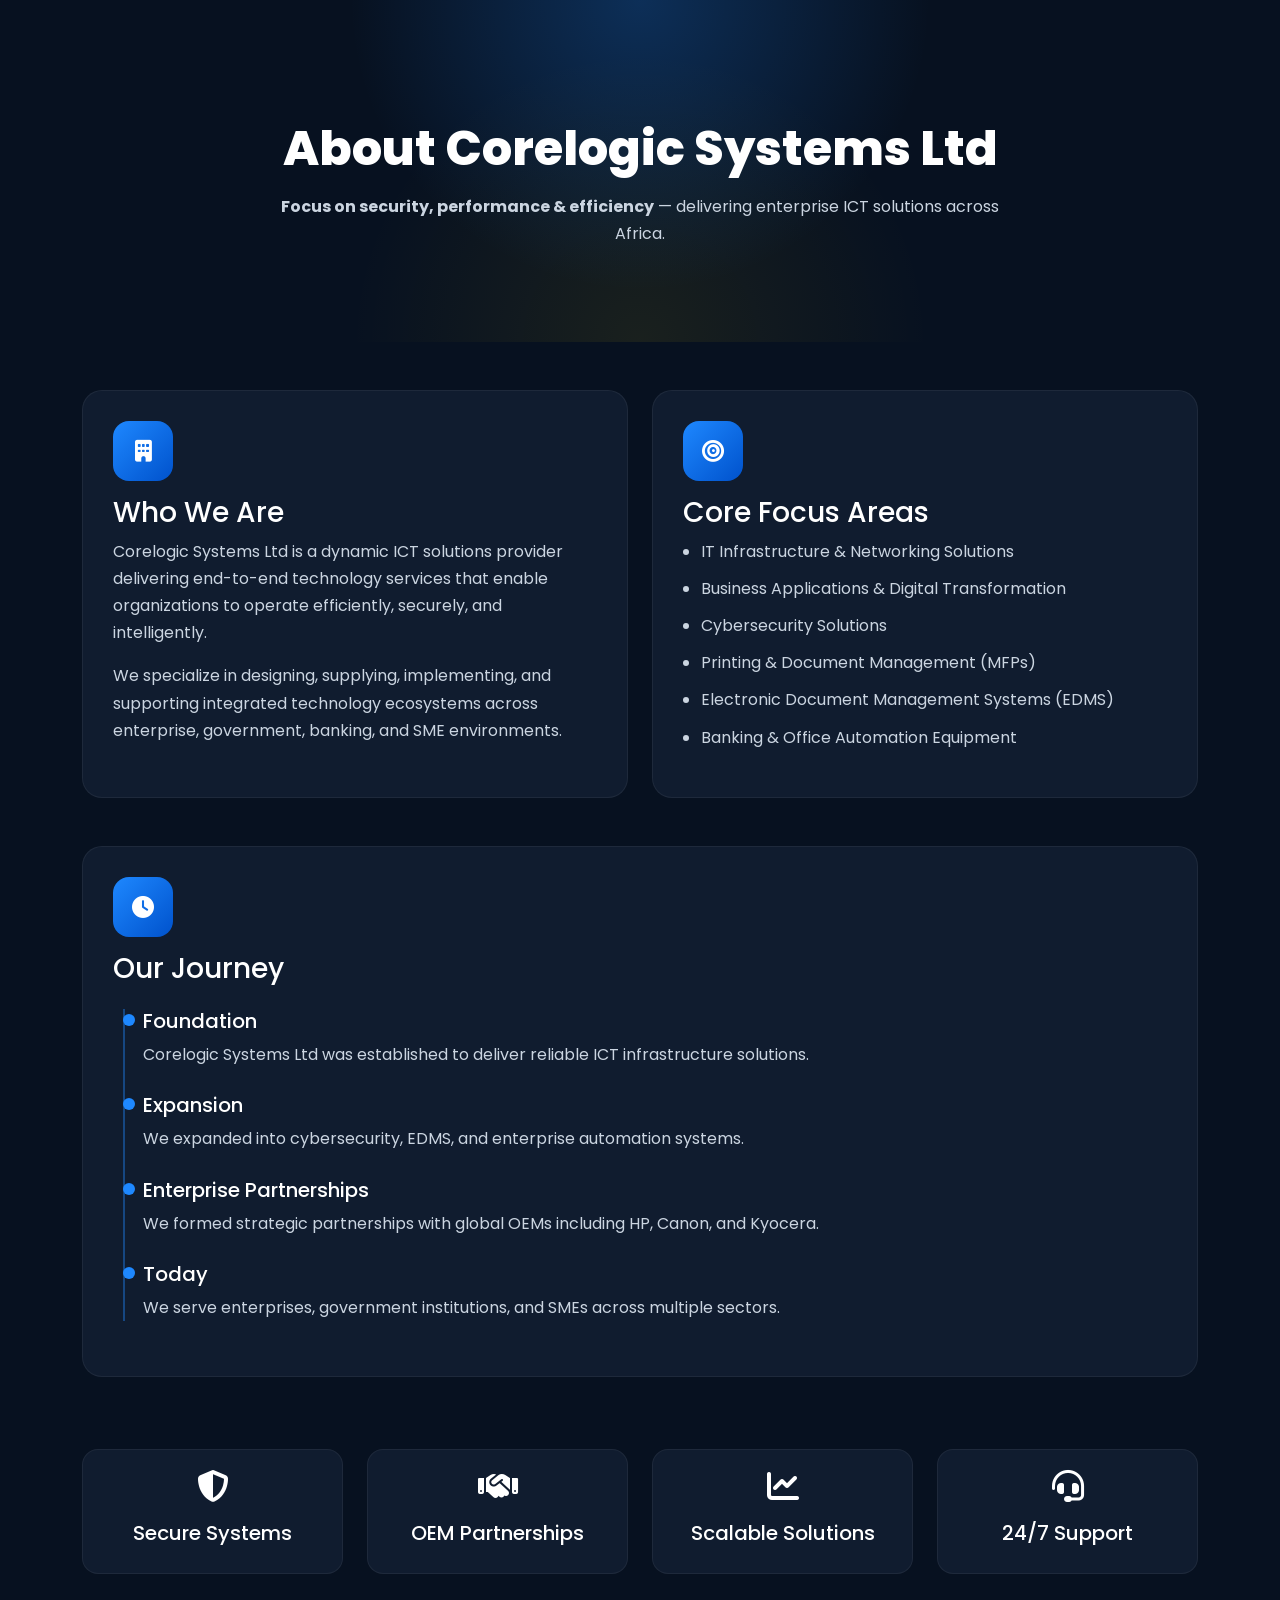
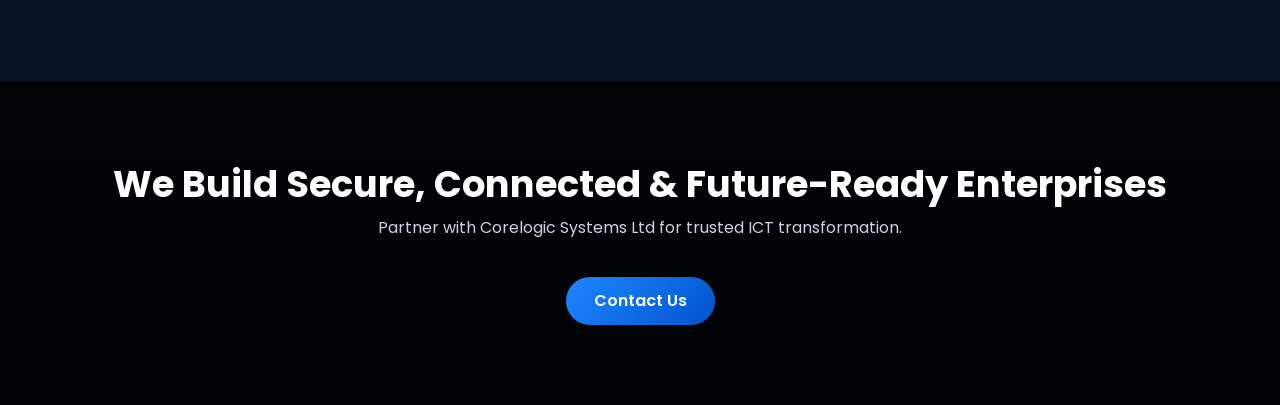
<file: about.html>
<!DOCTYPE html>
<html lang="en">

<head>
  <meta charset="UTF-8">
  <meta name="viewport" content="width=device-width, initial-scale=1.0">

  <title>About Us | Corelogic Systems Ltd</title>

  <link href="https://cdn.jsdelivr.net/npm/bootstrap@5.3.3/dist/css/bootstrap.min.css" rel="stylesheet">
  <link rel="stylesheet" href="https://cdnjs.cloudflare.com/ajax/libs/font-awesome/6.5.2/css/all.min.css">
  <link href="https://fonts.googleapis.com/css2?family=Poppins:wght@300;400;500;600;700&display=swap" rel="stylesheet">

  <style>

    body {
      font-family: 'Poppins', sans-serif;
      background: #071120;
      color: #fff;
      overflow-x: hidden;
    }

    /* =========================
       HERO
    ========================== */

    .about-hero {
      padding: 120px 20px 80px;
      text-align: center;
      background:
        radial-gradient(circle at top, rgba(30,136,255,0.25), transparent 40%),
        radial-gradient(circle at bottom, rgba(245,211,0,0.08), transparent 40%),
        #071120;
    }

    .about-hero h1 {
      font-size: 3rem;
      font-weight: 800;
    }

    .about-hero p {
      color: #cbd5e1;
      max-width: 750px;
      margin: 15px auto;
    }

    /* =========================
       CARDS
    ========================== */

    .info-card {
      background: #101c2f;
      border-radius: 20px;
      padding: 30px;
      border: 1px solid rgba(255,255,255,0.06);
      transition: 0.3s ease;
      height: 100%;
      position: relative;
      overflow: hidden;
    }

    .info-card:hover {
      transform: translateY(-8px);
      border-color: rgba(30,136,255,0.3);
    }

    .icon-box {
      width: 60px;
      height: 60px;
      border-radius: 16px;
      background: linear-gradient(135deg, #1e88ff, #0052cc);
      display: flex;
      align-items: center;
      justify-content: center;
      margin-bottom: 15px;
      font-size: 22px;
    }

    p, li {
      color: #cbd5e1;
      line-height: 1.7;
    }

    ul {
      padding-left: 18px;
    }

    ul li {
      margin-bottom: 10px;
    }

    /* =========================
       TIMELINE (NEW)
    ========================== */

    .timeline {
      position: relative;
      padding-left: 30px;
    }

    .timeline::before {
      content: "";
      position: absolute;
      left: 10px;
      top: 0;
      bottom: 0;
      width: 2px;
      background: rgba(30,136,255,0.4);
    }

    .timeline-item {
      margin-bottom: 25px;
      position: relative;
    }

    .timeline-item::before {
      content: "";
      position: absolute;
      left: -20px;
      top: 5px;
      width: 12px;
      height: 12px;
      background: #1e88ff;
      border-radius: 50%;
    }

    /* =========================
       CERTIFICATIONS
    ========================== */

    .badge-box {
      background: #101c2f;
      border: 1px solid rgba(255,255,255,0.06);
      border-radius: 16px;
      padding: 20px;
      text-align: center;
      transition: 0.3s ease;
    }

    .badge-box:hover {
      transform: translateY(-5px);
      border-color: rgba(245,211,0,0.25);
    }

    /* =========================
       CTA
    ========================== */

    .cta {
      text-align: center;
      padding: 80px 20px;
      margin-top: 60px;
      background:
        linear-gradient(rgba(0,0,0,0.75), rgba(0,0,0,0.9)),
        url('https://images.unsplash.com/photo-1520607162513-77705c0f0d4a');
      background-size: cover;
      background-position: center;
    }

    .cta h2 {
      font-size: 2.3rem;
      font-weight: 700;
    }

    .primary-btn {
      display: inline-block;
      margin-top: 20px;
      padding: 12px 28px;
      border-radius: 50px;
      background: linear-gradient(135deg, #1e88ff, #0052cc);
      color: white;
      font-weight: 600;
      text-decoration: none;
    }

  </style>

</head>

<body>

<!-- =========================
     HERO
========================== -->

<section class="about-hero">
  <div class="container">
    <h1>About Corelogic Systems Ltd</h1>
    <p><strong>Focus on security, performance & efficiency</strong> — delivering enterprise ICT solutions across Africa.</p>
  </div>
</section>

<!-- =========================
     MAIN GRID
========================== -->

<section class="container py-5">

  <div class="row g-4">

    <!-- WHO WE ARE -->
    <div class="col-lg-6">
      <div class="info-card">

        <div class="icon-box"><i class="fa-solid fa-building"></i></div>

        <h3>Who We Are</h3>

        <p>
          Corelogic Systems Ltd is a dynamic ICT solutions provider delivering end-to-end technology services that enable organizations to operate efficiently, securely, and intelligently.
        </p>

        <p>
          We specialize in designing, supplying, implementing, and supporting integrated technology ecosystems across enterprise, government, banking, and SME environments.
        </p>

      </div>
    </div>

    <!-- CORE FOCUS -->
    <div class="col-lg-6">
      <div class="info-card">

        <div class="icon-box"><i class="fa-solid fa-bullseye"></i></div>

        <h3>Core Focus Areas</h3>

        <ul>
          <li>IT Infrastructure & Networking Solutions</li>
          <li>Business Applications & Digital Transformation</li>
          <li>Cybersecurity Solutions</li>
          <li>Printing & Document Management (MFPs)</li>
          <li>Electronic Document Management Systems (EDMS)</li>
          <li>Banking & Office Automation Equipment</li>
        </ul>

      </div>
    </div>

  </div>

  <!-- =========================
       TIMELINE (NEW)
  ========================== -->

  <div class="row mt-5">
    <div class="col-lg-12">
      <div class="info-card">

        <div class="icon-box"><i class="fa-solid fa-clock"></i></div>

        <h3>Our Journey</h3>

        <div class="timeline mt-4">

          <div class="timeline-item">
            <h5>Foundation</h5>
            <p>Corelogic Systems Ltd was established to deliver reliable ICT infrastructure solutions.</p>
          </div>

          <div class="timeline-item">
            <h5>Expansion</h5>
            <p>We expanded into cybersecurity, EDMS, and enterprise automation systems.</p>
          </div>

          <div class="timeline-item">
            <h5>Enterprise Partnerships</h5>
            <p>We formed strategic partnerships with global OEMs including HP, Canon, and Kyocera.</p>
          </div>

          <div class="timeline-item">
            <h5>Today</h5>
            <p>We serve enterprises, government institutions, and SMEs across multiple sectors.</p>
          </div>

        </div>

      </div>
    </div>
  </div>

  <!-- =========================
       CERTIFICATIONS / TRUST
  ========================== -->

  <div class="row g-4 mt-5">

    <div class="col-lg-3 col-md-6">
      <div class="badge-box">
        <i class="fa-solid fa-shield-halved fa-2x"></i>
        <h5 class="mt-3">Secure Systems</h5>
      </div>
    </div>

    <div class="col-lg-3 col-md-6">
      <div class="badge-box">
        <i class="fa-solid fa-handshake fa-2x"></i>
        <h5 class="mt-3">OEM Partnerships</h5>
      </div>
    </div>

    <div class="col-lg-3 col-md-6">
      <div class="badge-box">
        <i class="fa-solid fa-chart-line fa-2x"></i>
        <h5 class="mt-3">Scalable Solutions</h5>
      </div>
    </div>

    <div class="col-lg-3 col-md-6">
      <div class="badge-box">
        <i class="fa-solid fa-headset fa-2x"></i>
        <h5 class="mt-3">24/7 Support</h5>
      </div>
    </div>

  </div>

</section>



<!-- =========================
     CTA
========================== -->

<section class="cta">

  <div class="container">

    <h2>We Build Secure, Connected & Future-Ready Enterprises</h2>

    <p>Partner with Corelogic Systems Ltd for trusted ICT transformation.</p>

    <a href="contact.html" class="primary-btn">Contact Us</a>

  </div>

</section>

</body>
</html>
</file>
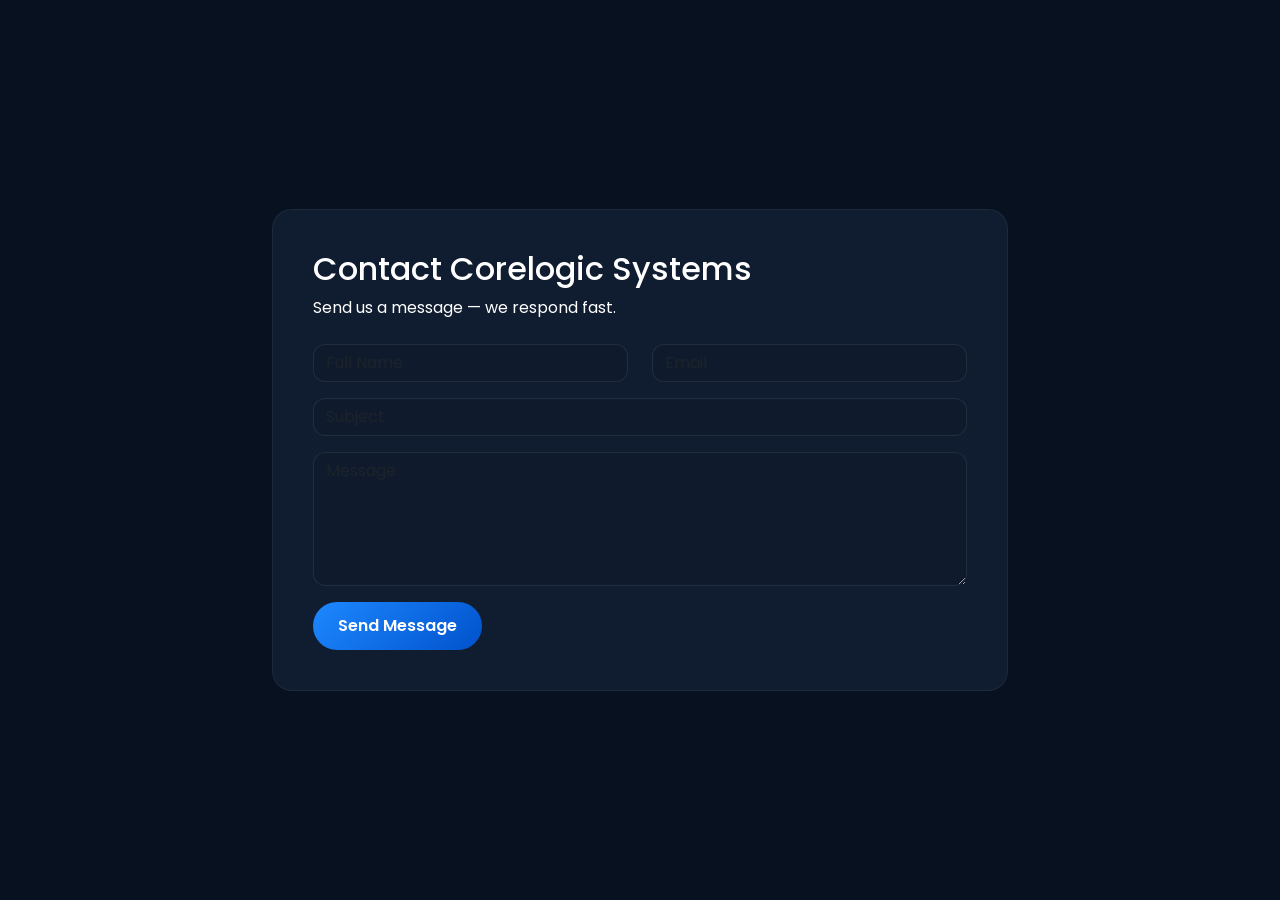
<file: contact.html>
<!DOCTYPE html>
<html lang="en">

<head>
<meta charset="UTF-8">
<meta name="viewport" content="width=device-width, initial-scale=1.0">

<title>Contact | Corelogic Systems Ltd</title>

<link href="https://cdn.jsdelivr.net/npm/bootstrap@5.3.3/dist/css/bootstrap.min.css" rel="stylesheet">
<link href="https://fonts.googleapis.com/css2?family=Poppins:wght@300;400;600;700&display=swap" rel="stylesheet">

<style>

body {
  font-family: 'Poppins', sans-serif;
  background: #071120;
  color: #fff;
}

.contact-wrapper {
  min-height: 100vh;
  display: flex;
  align-items: center;
  padding: 80px 20px;
}

.card-box {
  background: #101c2f;
  border-radius: 20px;
  padding: 40px;
  border: 1px solid rgba(255,255,255,0.06);
}

.form-control {
  background: #0f1b2d;
  border: 1px solid rgba(255,255,255,0.08);
  color: white;
  border-radius: 12px;
}

.form-control:focus {
  background: #0f1b2d;
  color: white;
  border-color: #1e88ff;
  box-shadow: none;
}

.btn-main {
  background: linear-gradient(135deg,#1e88ff,#0052cc);
  color: white;
  border: none;
  padding: 12px 25px;
  border-radius: 50px;
  font-weight: 600;
}

.btn-main:hover {
  transform: translateY(-3px);
}

#toast {
  position: fixed;
  top: 20px;
  right: 20px;
  background: #0f2a1d;
  border-left: 5px solid #22c55e;
  padding: 15px 18px;
  display: none;
  border-radius: 10px;
}

</style>

</head>

<body>

<div class="contact-wrapper">

<div class="container">

<div class="row justify-content-center">

<div class="col-lg-8">

<div class="card-box">

<h2 class="mb-2">Contact Corelogic Systems</h2>
<p class="mb-4">Send us a message — we respond fast.</p>

<form id="crmForm">

<!-- HONEYPOT (spam protection) -->
<input type="text" name="company_website" style="display:none">

<div class="row">

<div class="col-md-6 mb-3">
<input type="text" name="name" class="form-control" placeholder="Full Name" required>
</div>

<div class="col-md-6 mb-3">
<input type="email" name="email" class="form-control" placeholder="Email" required>
</div>

</div>

<div class="mb-3">
<input type="text" name="subject" class="form-control" placeholder="Subject" required>
</div>

<div class="mb-3">
<textarea name="message" rows="5" class="form-control" placeholder="Message" required></textarea>
</div>

<button class="btn-main" id="btn">Send Message</button>

</form>

</div>

</div>

</div>

</div>

</div>

<div id="toast">✅ Message sent successfully</div>

<script>

document.getElementById("crmForm").addEventListener("submit", async function(e){
  e.preventDefault();

  const btn = document.getElementById("btn");
  const toast = document.getElementById("toast");

  btn.innerText = "Sending...";
  btn.disabled = true;

  const formData = new FormData(this);

  const res = await fetch("process.php", {
    method: "POST",
    body: formData
  });

  const data = await res.text();

  toast.style.display = "block";

  setTimeout(() => toast.style.display = "none", 3000);

  btn.innerText = "Send Message";
  btn.disabled = false;

  this.reset();
});

</script>

</body>
</html>
</file>
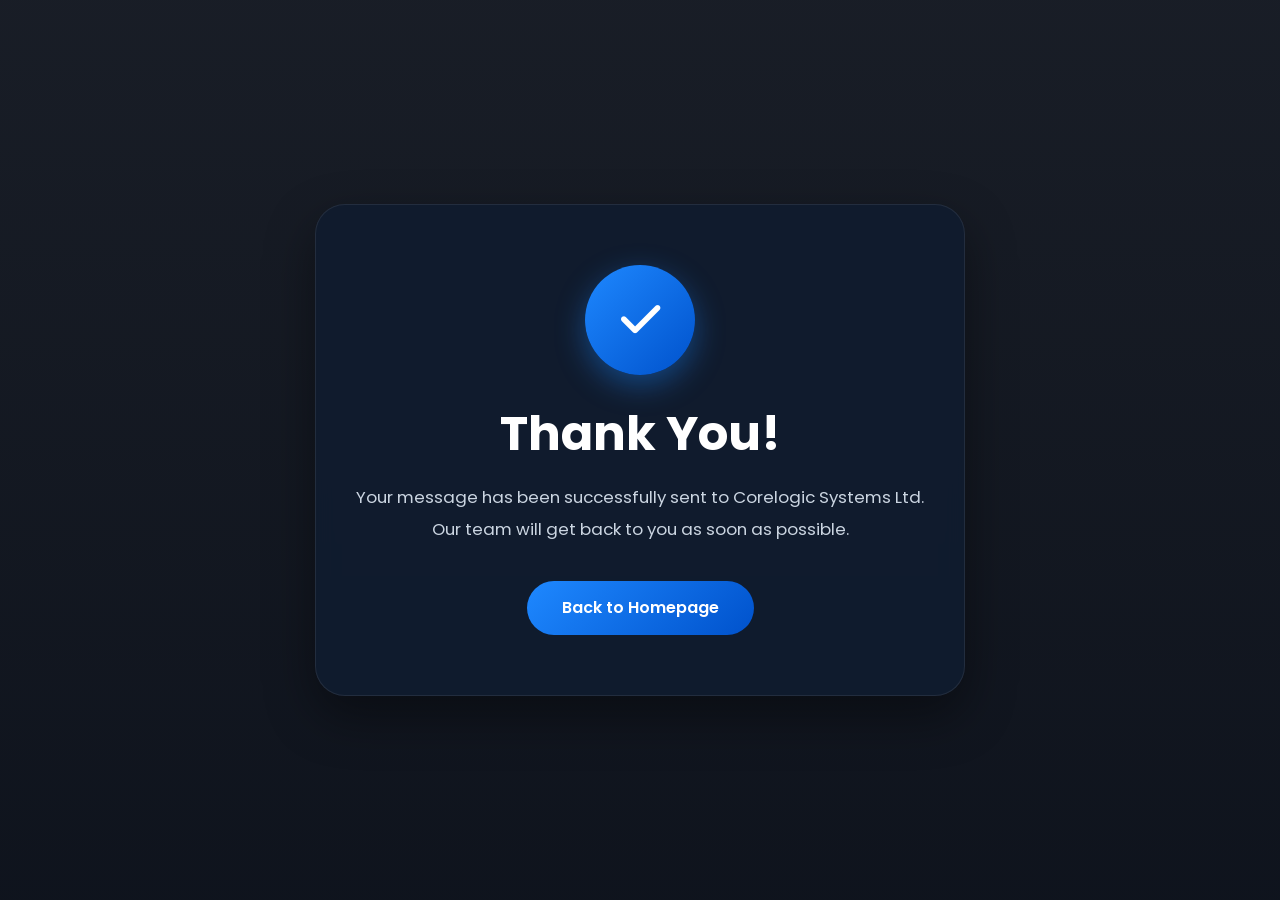
<file: thankyou.html>
<!DOCTYPE html>
<html lang="en">

<head>

  <meta charset="UTF-8">
  <meta name="viewport" content="width=device-width, initial-scale=1.0">

  <title>Thank You | Corelogic Systems Ltd</title>

  <!-- Bootstrap -->
  <link href="https://cdn.jsdelivr.net/npm/bootstrap@5.3.3/dist/css/bootstrap.min.css" rel="stylesheet">

  <!-- Google Font -->
  <link href="https://fonts.googleapis.com/css2?family=Poppins:wght@300;400;500;600;700;800&display=swap" rel="stylesheet">

  <!-- Font Awesome -->
  <link rel="stylesheet" href="https://cdnjs.cloudflare.com/ajax/libs/font-awesome/6.5.2/css/all.min.css">

  <style>

    *{
      margin: 0;
      padding: 0;
      box-sizing: border-box;
    }

    body{

      font-family: 'Poppins', sans-serif;

      background:
        linear-gradient(
          rgba(5,10,20,0.92),
          rgba(5,10,20,0.96)
        ),
        url('https://images.unsplash.com/photo-1516321318423-f06f85e504b3?q=80&w=1600&auto=format&fit=crop');

      background-size: cover;
      background-position: center;

      min-height: 100vh;

      display: flex;
      align-items: center;
      justify-content: center;

      overflow: hidden;

      color: white;
    }

    .thankyou-card{

      background: rgba(16,28,47,0.95);

      border: 1px solid rgba(255,255,255,0.08);

      padding: 60px 40px;

      border-radius: 30px;

      text-align: center;

      max-width: 650px;

      width: 90%;

      backdrop-filter: blur(10px);

      box-shadow:
        0 20px 50px rgba(0,0,0,0.4);

      animation: fadeUp 1s ease;
    }

    .success-icon{

      width: 110px;
      height: 110px;

      background: linear-gradient(
        135deg,
        #1e88ff,
        #0052cc
      );

      display: flex;
      align-items: center;
      justify-content: center;

      border-radius: 50%;

      margin: auto;
      margin-bottom: 30px;

      font-size: 45px;

      color: white;

      box-shadow:
        0 10px 30px rgba(30,136,255,0.4);
    }

    h1{

      font-size: 3rem;

      font-weight: 700;

      margin-bottom: 20px;
    }

    p{

      color: #cbd5e1;

      line-height: 1.9;

      margin-bottom: 35px;

      font-size: 1.05rem;
    }

    .back-btn{

      background: linear-gradient(
        135deg,
        #1e88ff,
        #0052cc
      );

      color: white;

      padding: 15px 35px;

      border-radius: 50px;

      display: inline-block;

      font-weight: 600;

      text-decoration: none;

      transition: 0.4s ease;
    }

    .back-btn:hover{

      transform: translateY(-4px);

      color: white;

      box-shadow:
        0 12px 30px rgba(30,136,255,0.35);
    }

    @keyframes fadeUp{

      from{
        opacity: 0;
        transform: translateY(40px);
      }

      to{
        opacity: 1;
        transform: translateY(0);
      }
    }

    @media(max-width:768px){

      h1{
        font-size: 2.2rem;
      }

      .thankyou-card{
        padding: 45px 25px;
      }

    }

  </style>

</head>

<body>

  <div class="thankyou-card">

    <!-- SUCCESS ICON -->

    <div class="success-icon">

      <i class="fa-solid fa-check"></i>

    </div>

    <!-- TITLE -->

    <h1>Thank You!</h1>

    <!-- MESSAGE -->

    <p>
      Your message has been successfully sent to Corelogic Systems Ltd.
      Our team will get back to you as soon as possible.
    </p>

    <!-- BUTTON -->

    <a href="index.html" class="back-btn">

      Back to Homepage

    </a>

  </div>

</body>

</html>
</file>
